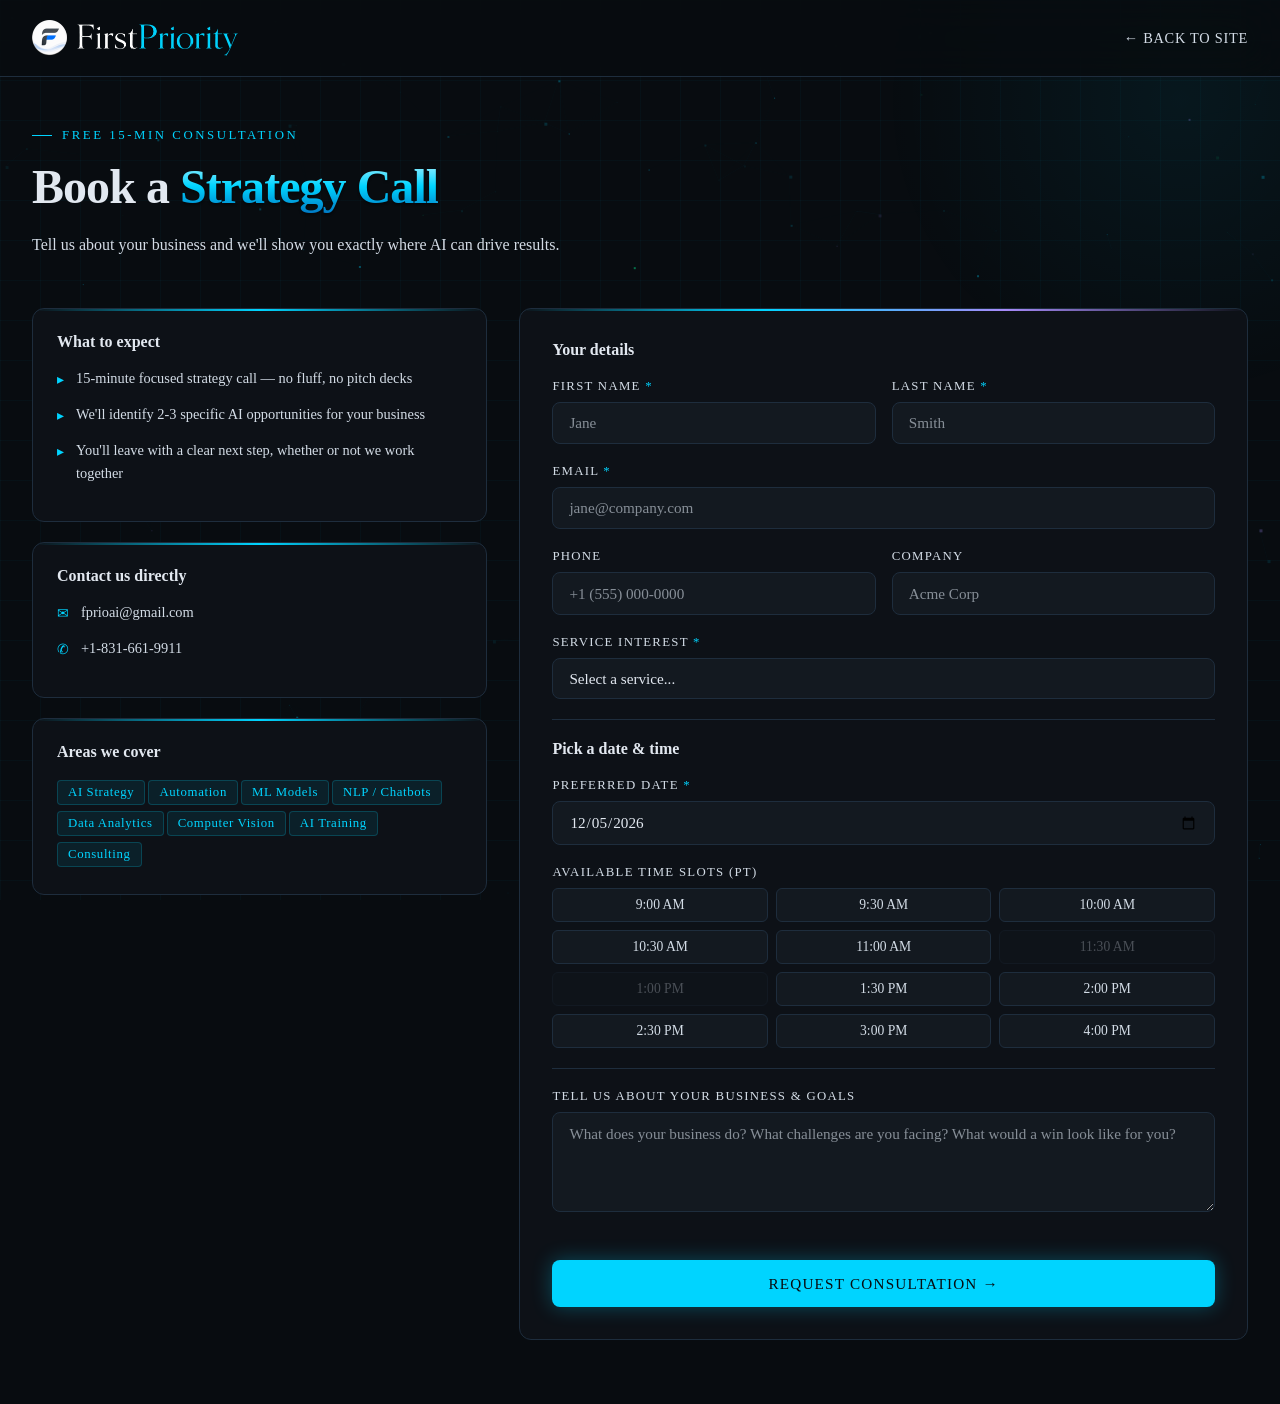
<file: booking.html>
<!DOCTYPE html>
<html lang="en">
<head>
    <meta charset="UTF-8">
    <meta name="viewport" content="width=device-width, initial-scale=1.0">
    <title>Book a Consultation | FirstPriority.AI</title>
    <link href="https://fonts.googleapis.com/css2?family=DM+Mono:ital,wght@0,300;0,400;0,500;1,400&family=Syne:wght@400;600;700;800&display=swap" rel="stylesheet">
    <style>
        :root {
            --bg: #080c10;
            --surface: #0d1117;
            --surface2: #131920;
            --border: #1e2d3d;
            --accent: #00d4ff;
            --accent2: #00ff9d;
            --accent3: #a78bfa;
            --text: #e2e8f0;
            --muted: #d3dce6;
        }
        * { margin: 0; padding: 0; box-sizing: border-box; }
        body { font-family: 'Palatino', 'Palatino Linotype', 'Book Antiqua', Georgia, serif; background: var(--bg); color: var(--text); min-height: 100vh; overflow-x: hidden; }
        body::before { content: ''; position: fixed; inset: 0; background-image: linear-gradient(rgba(0,212,255,0.03) 1px,transparent 1px),linear-gradient(90deg,rgba(0,212,255,0.03) 1px,transparent 1px); background-size: 40px 40px; pointer-events: none; z-index: 0; }
        body::after { content: ''; position: fixed; top: -200px; right: -200px; width: 600px; height: 600px; background: radial-gradient(circle,rgba(0,212,255,0.06) 0%,transparent 70%); pointer-events: none; z-index: 0; }
        header { position: fixed; top: 0; left: 0; right: 0; z-index: 50; padding: 1.25rem 2rem; border-bottom: 1px solid var(--border); background: rgba(8,12,16,0.85); backdrop-filter: blur(24px); }
        .header-container { max-width: 80rem; margin: 0 auto; display: flex; justify-content: space-between; align-items: center; }
        .logo-wrap { display: flex; align-items: center; gap: 12px; text-decoration: none; }
        .logo-mark { width: 36px; height: 36px; background: linear-gradient(135deg,var(--accent),var(--accent3)); border-radius: 8px; display: flex; align-items: center; justify-content: center; font-size: 18px; box-shadow: 0 0 20px rgba(0,212,255,0.3); }
        .logo { font-family: 'Palatino', 'Palatino Linotype', 'Book Antiqua', Georgia, serif; font-size: 1.1rem; font-weight: 800; letter-spacing: -0.02em; color: var(--text); }
        .logo span { color: var(--accent); }
        .logo-img { height: 36px; width: auto; display: block; }
        @media (max-width: 600px) { .logo-img { height: 28px; } }
        .back-link { color: var(--muted); text-decoration: none; font-size: 0.9rem; letter-spacing: 0.05em; text-transform: uppercase; display: flex; align-items: center; gap: 8px; transition: color 0.3s; }
        .back-link:hover { color: var(--accent); }
        main { position: relative; z-index: 10; padding: 8rem 2rem 4rem; max-width: 80rem; margin: 0 auto; }
        @keyframes fadeInUp { from { opacity: 0; transform: translateY(20px); } to { opacity: 1; transform: translateY(0); } }
        .page-header { margin-bottom: 3rem; animation: fadeInUp 0.5s ease both; }
        .page-label { font-size: 0.8rem; text-transform: uppercase; letter-spacing: 0.2em; color: var(--accent); margin-bottom: 1rem; display: flex; align-items: center; gap: 10px; }
        .page-label::before { content: ''; display: inline-block; width: 20px; height: 1px; background: var(--accent); }
        .page-title { font-family: 'Palatino', 'Palatino Linotype', 'Book Antiqua', Georgia, serif; font-size: clamp(2rem,4vw,3rem); font-weight: 800; letter-spacing: -0.02em; margin-bottom: 0.75rem; }
        .gradient-text {
            display: inline-block; padding-bottom: 0.1em;
            background-image:
                linear-gradient(105deg, transparent 40%, rgba(235,252,255,0.95) 50%, transparent 60%),
                linear-gradient(180deg, #b8f3ff 0%, #00d4ff 45%, #0067b8 100%);
            background-size: 250% 100%, 100% 100%; background-repeat: no-repeat;
            -webkit-background-clip: text; background-clip: text;
            -webkit-text-fill-color: transparent; color: transparent;
            filter: drop-shadow(0 2px 1px rgba(0, 0, 0, 0.45));
            animation: hero-shine 4.5s ease-in-out infinite;
        }
        @keyframes hero-shine {
            0%   { background-position: 150% 0, 0 0; }
            55%  { background-position: -50% 0, 0 0; }
            100% { background-position: -50% 0, 0 0; }
        }
        @media (prefers-reduced-motion: reduce) {
            .gradient-text { animation: none; background-position: 150% 0, 0 0; }
        }
        .page-subtitle { color: var(--muted); font-size: 1rem; line-height: 1.8; }
        .booking-layout { display: grid; grid-template-columns: 1fr 1.6fr; gap: 2rem; animation: fadeInUp 0.6s ease 0.1s both; }
        @media (max-width: 768px) { .booking-layout { grid-template-columns: 1fr; } }
        .info-panel { display: flex; flex-direction: column; gap: 1.25rem; }
        .info-card { background: var(--surface); border: 1px solid var(--border); border-radius: 12px; padding: 1.5rem; position: relative; overflow: hidden; }
        .info-card::before { content: ''; position: absolute; top: 0; left: 0; right: 0; height: 2px; background: linear-gradient(90deg,transparent,var(--accent),transparent); }
        .info-card-title { font-family: 'Palatino', 'Palatino Linotype', 'Book Antiqua', Georgia, serif; font-size: 1rem; font-weight: 700; margin-bottom: 1rem; color: var(--text); }
        .info-item { display: flex; align-items: flex-start; gap: 0.75rem; margin-bottom: 0.75rem; font-size: 0.9rem; color: var(--muted); line-height: 1.6; }
        .info-item-icon { color: var(--accent); flex-shrink: 0; margin-top: 1px; }
        .service-tag { display: inline-block; padding: 4px 10px; background: rgba(0,212,255,0.08); border: 1px solid rgba(0,212,255,0.2); border-radius: 4px; font-size: 0.8rem; color: var(--accent); letter-spacing: 0.05em; margin: 3px 3px 3px 0; }
        .form-card { background: var(--surface); border: 1px solid var(--border); border-radius: 12px; padding: 2rem; position: relative; overflow: hidden; }
        .form-card::before { content: ''; position: absolute; top: 0; left: 0; right: 0; height: 2px; background: linear-gradient(90deg,transparent,var(--accent),var(--accent3),transparent); }
        .form-group { margin-bottom: 1.25rem; }
        .form-row { display: grid; grid-template-columns: 1fr 1fr; gap: 1rem; }
        @media (max-width: 500px) { .form-row { grid-template-columns: 1fr; } }
        label { display: block; font-size: 0.8rem; text-transform: uppercase; letter-spacing: 0.1em; color: var(--muted); margin-bottom: 0.5rem; }
        input, select, textarea { width: 100%; background: var(--surface2); border: 1px solid var(--border); border-radius: 8px; padding: 0.7rem 1rem; color: var(--text); font-family: 'Palatino', 'Palatino Linotype', 'Book Antiqua', Georgia, serif; font-size: 0.95rem; transition: border-color 0.3s,box-shadow 0.3s; outline: none; appearance: none; }
        input:focus, select:focus, textarea:focus { border-color: var(--accent); box-shadow: 0 0 0 3px rgba(0,212,255,0.1); }
        input::placeholder, textarea::placeholder { color: var(--muted); opacity: 0.6; }
        select option { background: var(--surface2); color: var(--text); }
        textarea { resize: vertical; min-height: 100px; }
        .slots-grid { display: grid; grid-template-columns: repeat(3,1fr); gap: 0.5rem; }
        .slot { padding: 0.5rem; background: var(--surface2); border: 1px solid var(--border); border-radius: 6px; font-size: 0.85rem; color: var(--muted); cursor: pointer; text-align: center; transition: all 0.2s; font-family: 'Palatino', 'Palatino Linotype', 'Book Antiqua', Georgia, serif; }
        .slot:hover { border-color: var(--accent); color: var(--accent); }
        .slot.selected { background: rgba(0,212,255,0.1); border-color: var(--accent); color: var(--accent); }
        .slot.unavailable { opacity: 0.3; cursor: not-allowed; pointer-events: none; }
        .btn-submit { width: 100%; padding: 0.9rem; background: var(--accent); color: #080c10; font-family: 'Palatino', 'Palatino Linotype', 'Book Antiqua', Georgia, serif; font-weight: 500; font-size: 0.95rem; letter-spacing: 0.08em; text-transform: uppercase; border: none; border-radius: 8px; cursor: pointer; transition: all 0.3s; box-shadow: 0 0 20px rgba(0,212,255,0.3); margin-top: 1.5rem; }
        .btn-submit:hover { box-shadow: 0 0 40px rgba(0,212,255,0.5); transform: translateY(-1px); }
        .success-screen { display: none; text-align: center; padding: 3rem 2rem; }
        .success-icon { width: 64px; height: 64px; background: rgba(0,255,157,0.1); border: 1px solid rgba(0,255,157,0.3); border-radius: 50%; display: flex; align-items: center; justify-content: center; font-size: 2rem; margin: 0 auto 1.5rem; }
        .success-title { font-family: 'Palatino', 'Palatino Linotype', 'Book Antiqua', Georgia, serif; font-size: 1.5rem; font-weight: 800; margin-bottom: 0.75rem; color: var(--accent2); }
        .success-detail { color: var(--muted); font-size: 0.95rem; line-height: 1.8; }
        .divider { border: none; border-top: 1px solid var(--border); margin: 1.25rem 0; }
        .form-title { font-family: 'Palatino', 'Palatino Linotype', 'Book Antiqua', Georgia, serif; font-size: 1rem; font-weight: 700; margin-bottom: 1.25rem; color: var(--text); }
        .required { color: var(--accent); }
    </style>
<link rel="icon" type="image/png" href="favicon.png"><link rel="apple-touch-icon" href="favicon.png"><link rel="icon" type="image/x-icon" href="favicon.ico"><link rel="icon" type="image/png" href="favicon.png"><link rel="apple-touch-icon" href="favicon.png"></head>
<body>
<canvas id="fp-particles" style="position:fixed;top:0;left:0;width:100%;height:100%;pointer-events:none;z-index:0;"></canvas>

    <header>
        <div class="header-container">
            <a class="logo-wrap" href="index.html">
                <img class="logo-img" src="logo.png" alt="FirstPriority.ai" width="205" height="36">
            </a>
            <a class="back-link" href="index.html">← Back to site</a>
        </div>
    </header>
    <main>
        <div class="page-header">
            <p class="page-label">Free 15-min consultation</p>
            <h1 class="page-title">Book a <span class="gradient-text">Strategy Call</span></h1>
            <p class="page-subtitle">Tell us about your business and we'll show you exactly where AI can drive results.</p>
        </div>
        <div class="booking-layout">
            <div class="info-panel">
                <div class="info-card">
                    <div class="info-card-title">What to expect</div>
                    <div class="info-item"><span class="info-item-icon">▸</span><span>15-minute focused strategy call — no fluff, no pitch decks</span></div>
                    <div class="info-item"><span class="info-item-icon">▸</span><span>We'll identify 2-3 specific AI opportunities for your business</span></div>
                    <div class="info-item"><span class="info-item-icon">▸</span><span>You'll leave with a clear next step, whether or not we work together</span></div>
                </div>
                <div class="info-card">
                    <div class="info-card-title">Contact us directly</div>
                    <div class="info-item"><span class="info-item-icon">✉</span><span>fprioai@gmail.com</span></div>
                    <div class="info-item"><span class="info-item-icon">✆</span><span>+1-831-661-9911</span></div>
                </div>
                <div class="info-card">
                    <div class="info-card-title">Areas we cover</div>
                    <span class="service-tag">AI Strategy</span><span class="service-tag">Automation</span><span class="service-tag">ML Models</span><span class="service-tag">NLP / Chatbots</span><span class="service-tag">Data Analytics</span><span class="service-tag">Computer Vision</span><span class="service-tag">AI Training</span><span class="service-tag">Consulting</span>
                </div>
            </div>
            <div class="form-card">
                <div id="formView">
                    <div class="form-title">Your details</div>
                    <div class="form-row">
                        <div class="form-group"><label>First name <span class="required">*</span></label><input type="text" id="firstName" placeholder="Jane"></div>
                        <div class="form-group"><label>Last name <span class="required">*</span></label><input type="text" id="lastName" placeholder="Smith"></div>
                    </div>
                    <div class="form-group"><label>Email <span class="required">*</span></label><input type="email" id="email" placeholder="jane@company.com"></div>
                    <div class="form-row">
                        <div class="form-group"><label>Phone</label><input type="tel" id="phone" placeholder="+1 (555) 000-0000"></div>
                        <div class="form-group"><label>Company</label><input type="text" id="company" placeholder="Acme Corp"></div>
                    </div>
                    <div class="form-group">
                        <label>Service interest <span class="required">*</span></label>
                        <select id="service"><option value="" disabled selected>Select a service...</option><option>AI Strategy & Roadmap</option><option>AI Advisory & Consulting</option><option>Custom AI Solutions</option><option>AI Training & Workshops</option><option>Machine Learning</option><option>Natural Language Processing</option><option>Process Automation</option><option>Not sure yet</option></select>
                    </div>
                    <hr class="divider">
                    <div class="form-title">Pick a date & time</div>
                    <div class="form-group"><label>Preferred date <span class="required">*</span></label><input type="date" id="date" min=""></div>
                    <div class="form-group">
                        <label>Available time slots (PT)</label>
                        <div class="slots-grid">
                            <div class="slot" onclick="selectSlot(this)">9:00 AM</div>
                            <div class="slot" onclick="selectSlot(this)">9:30 AM</div>
                            <div class="slot" onclick="selectSlot(this)">10:00 AM</div>
                            <div class="slot" onclick="selectSlot(this)">10:30 AM</div>
                            <div class="slot" onclick="selectSlot(this)">11:00 AM</div>
                            <div class="slot unavailable">11:30 AM</div>
                            <div class="slot unavailable">1:00 PM</div>
                            <div class="slot" onclick="selectSlot(this)">1:30 PM</div>
                            <div class="slot" onclick="selectSlot(this)">2:00 PM</div>
                            <div class="slot" onclick="selectSlot(this)">2:30 PM</div>
                            <div class="slot" onclick="selectSlot(this)">3:00 PM</div>
                            <div class="slot" onclick="selectSlot(this)">4:00 PM</div>
                        </div>
                    </div>
                    <hr class="divider">
                    <div class="form-group"><label>Tell us about your business & goals</label><textarea id="message" placeholder="What does your business do? What challenges are you facing? What would a win look like for you?"></textarea></div>
                    <button class="btn-submit" onclick="window.location.href='https://cal.com/first-priority-rhvod8/15min'">Request Consultation →</button>
                </div>
                <div class="success-screen" id="successView">
                    <div class="success-icon">✓</div>
                    <div class="success-title">You're booked in.</div>
                    <p class="success-detail" id="successDetail"></p>
                    <br>
                    <p class="success-detail">We'll send a confirmation to your email shortly.<br>If you need to reach us in the meantime:<br><br><strong style="color:var(--text)">fprioai@gmail.com</strong><br><strong style="color:var(--text)">+1-831-661-9911</strong></p>
                </div>
            </div>
        </div>
    </main>
    <script>
        const dateInput = document.getElementById('date');
        dateInput.min = new Date().toISOString().split('T')[0];
        dateInput.value = dateInput.min;
        let selectedSlot = null;
        function selectSlot(el) {
            document.querySelectorAll('.slot.selected').forEach(s => s.classList.remove('selected'));
            el.classList.add('selected');
            selectedSlot = el.textContent.trim();
        }
        function submitForm() {
            const firstName = document.getElementById('firstName').value.trim();
            const lastName = document.getElementById('lastName').value.trim();
            const email = document.getElementById('email').value.trim();
            const service = document.getElementById('service').value;
            const date = document.getElementById('date').value;
            if (!firstName || !lastName || !email || !service || !date) { alert('Please fill in all required fields.'); return; }
            if (!email.includes('@')) { alert('Please enter a valid email address.'); return; }
            const dateFormatted = new Date(date + 'T12:00:00').toLocaleDateString('en-US', { weekday: 'long', year: 'numeric', month: 'long', day: 'numeric' });
            const timeStr = selectedSlot ? ' at ' + selectedSlot + ' PT' : '';
            document.getElementById('successDetail').textContent = firstName + ', your consultation request for ' + dateFormatted + timeStr + ' has been received. We\'ll confirm within 1 business day.';
            document.getElementById('formView').style.display = 'none';
            document.getElementById('successView').style.display = 'block';
        }
    </script>
<script>
/* ===== Pixel field background ===== */
(function(){
  const canvas = document.getElementById('fp-particles');
  if(!canvas) return;
  const ctx = canvas.getContext('2d');
  let W, H, pixels = [];
  const PALETTE = ['0,212,255','0,255,157','167,139,250'];
  const mobile = window.innerWidth < 600;
  function resize(){
    W = canvas.width = window.innerWidth;
    H = canvas.height = window.innerHeight;
    init();
  }
  function spawn(){
    const sz = Math.random() < 0.15 ? 3 : (Math.random() < 0.5 ? 2 : 1);
    return {
      x: Math.random()*W, y: Math.random()*H,
      vx: (Math.random()-0.5)*0.22, vy: (Math.random()-0.5)*0.22,
      s: sz, base: Math.random()*0.32 + 0.12,
      tw: Math.random()*Math.PI*2, tws: Math.random()*0.02 + 0.004,
      col: PALETTE[Math.random() < 0.78 ? 0 : (Math.random() < 0.5 ? 1 : 2)]
    };
  }
  function init(){
    pixels = [];
    const density = mobile ? 13000 : 6500;
    const count = Math.min(mobile ? 95 : 280, Math.floor((W*H)/density));
    for(let i=0;i<count;i++) pixels.push(spawn());
  }
  function draw(){
    ctx.clearRect(0,0,W,H);
    for(const p of pixels){
      p.x += p.vx; p.y += p.vy; p.tw += p.tws;
      if(p.x < -4) p.x = W+4; if(p.x > W+4) p.x = -4;
      if(p.y < -4) p.y = H+4; if(p.y > H+4) p.y = -4;
      const a = p.base * (0.55 + 0.45*Math.sin(p.tw));
      ctx.fillStyle = 'rgba(' + p.col + ',' + a + ')';
      ctx.fillRect(p.x, p.y, p.s, p.s);
    }
    if(!mobile){
      for(let i=0;i<pixels.length;i++){
        for(let j=i+1;j<pixels.length;j++){
          const dx = pixels[i].x - pixels[j].x, dy = pixels[i].y - pixels[j].y;
          const d2 = dx*dx + dy*dy;
          if(d2 < 8100){
            const o = 0.06 * (1 - Math.sqrt(d2)/90);
            ctx.strokeStyle = 'rgba(0,212,255,' + o + ')';
            ctx.lineWidth = 0.5;
            ctx.beginPath();
            ctx.moveTo(pixels[i].x, pixels[i].y);
            ctx.lineTo(pixels[j].x, pixels[j].y);
            ctx.stroke();
          }
        }
      }
    }
    requestAnimationFrame(draw);
  }
  window.addEventListener('resize', resize);
  resize();
  draw();
})();
</script>
</body>
</html>
</file>
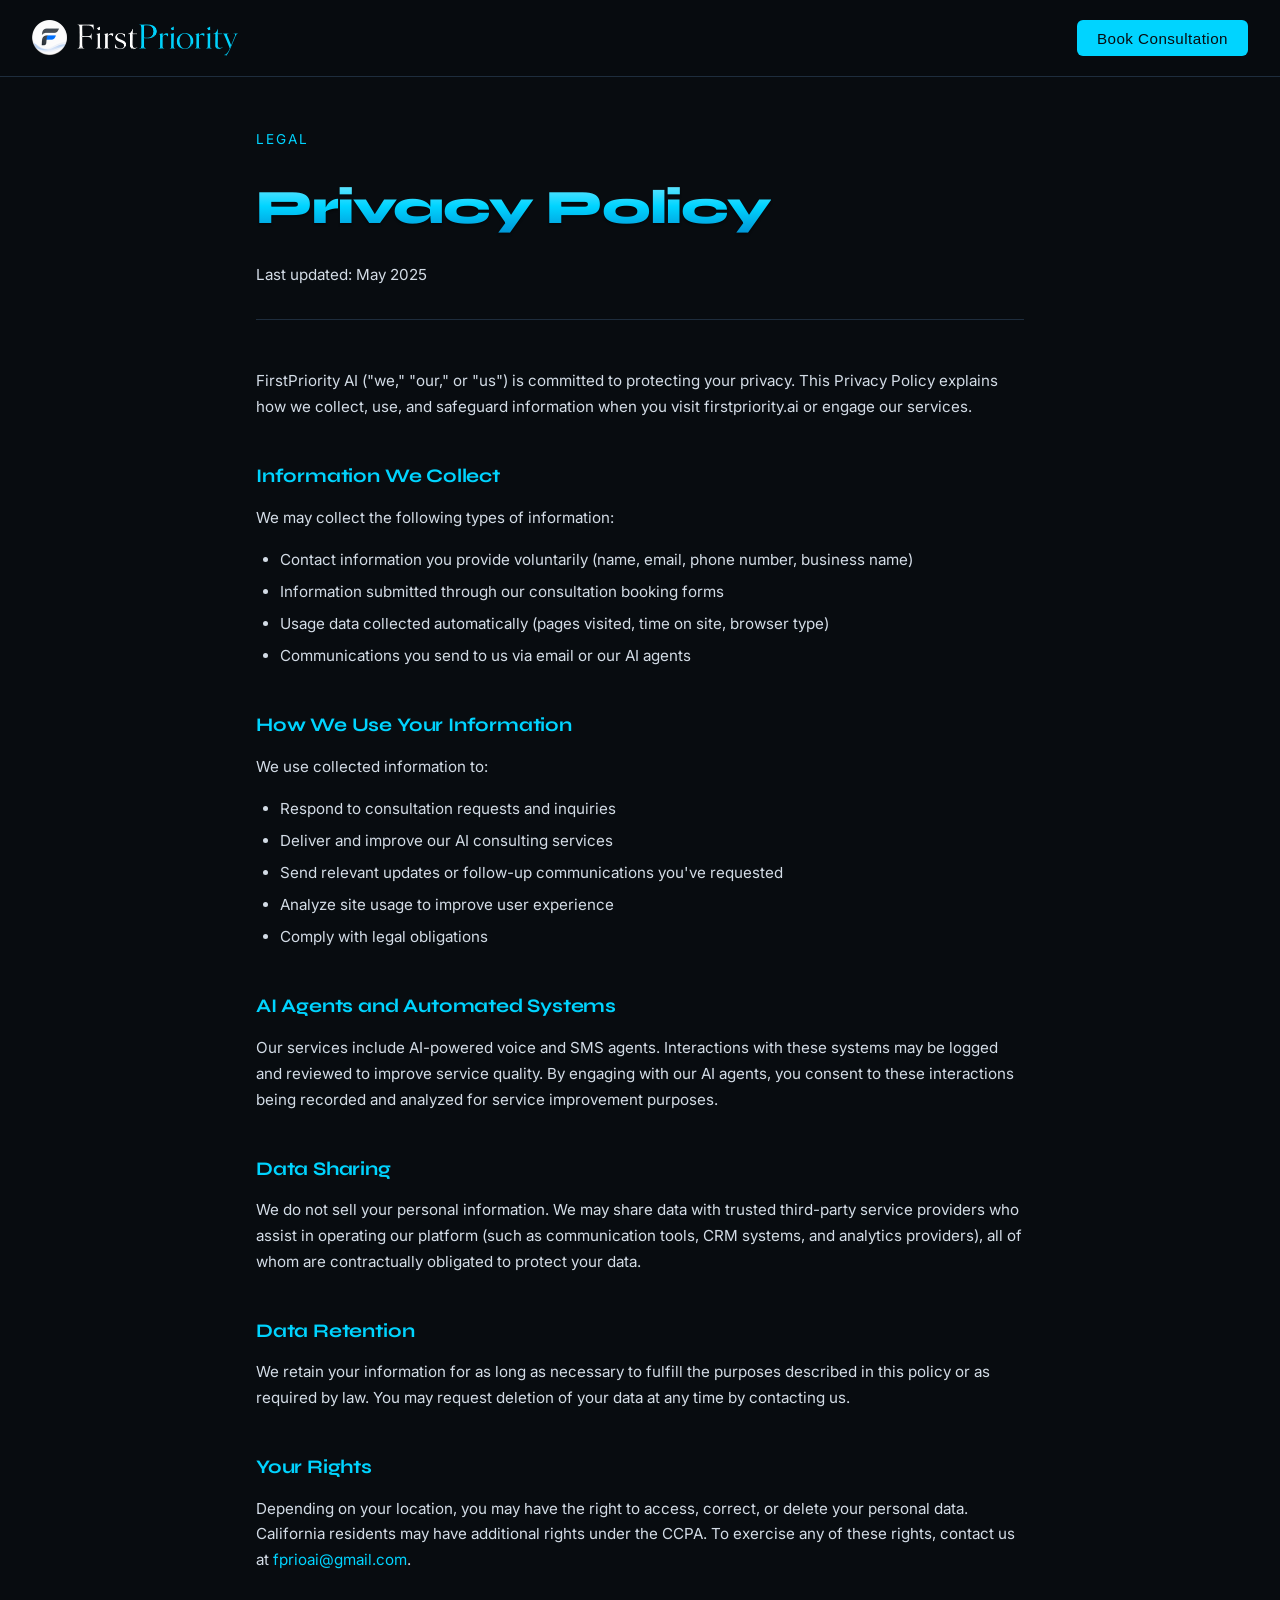
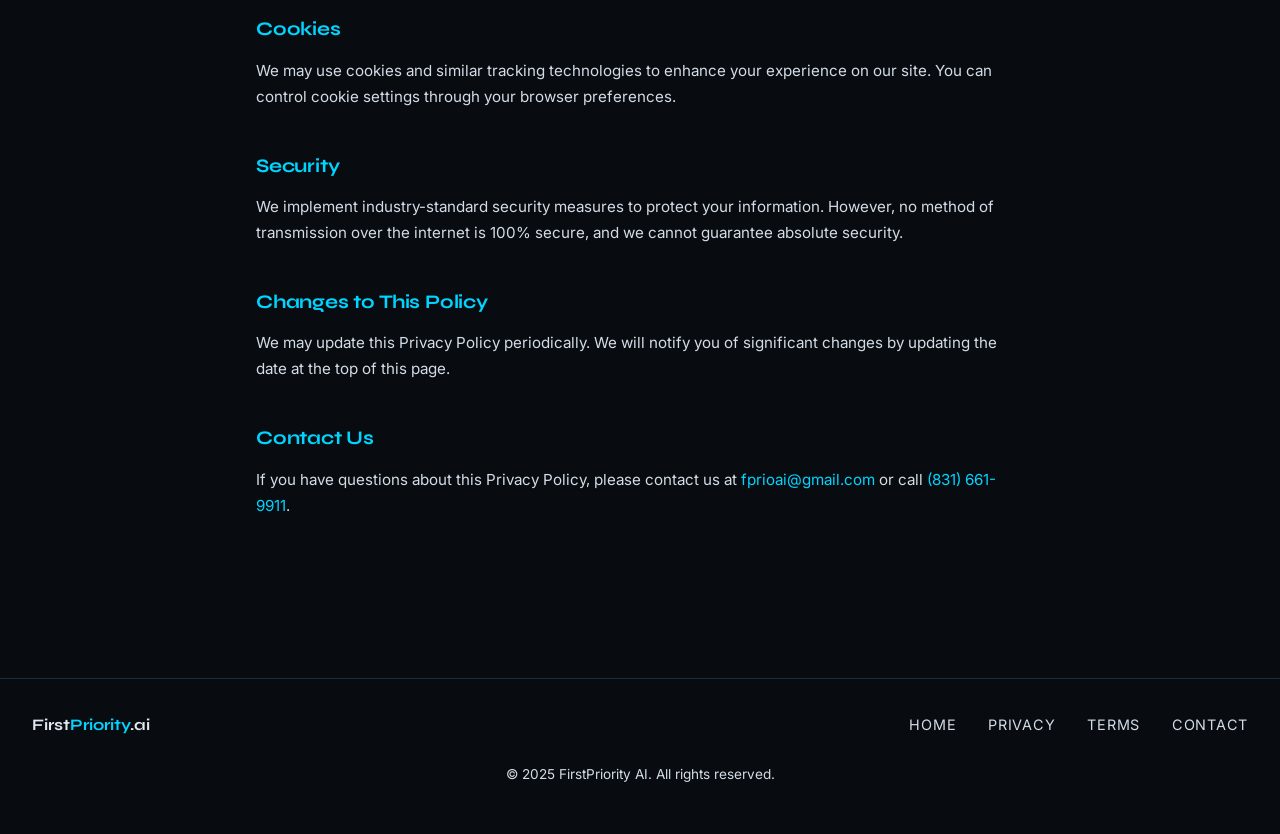
<file: privacy.html>
<!DOCTYPE html>
<html lang="en">
<head>
<meta charset="UTF-8">
<meta name="viewport" content="width=device-width, initial-scale=1.0">
<title>Privacy Policy | FirstPriority.ai</title>
<link rel="preconnect" href="https://fonts.googleapis.com">
<link href="https://fonts.googleapis.com/css2?family=Syne:wght@400;700;800&family=Inter:wght@300;400;500&display=swap" rel="stylesheet">
<style>
:root {
  --bg: #080c10;
  --surface: #0d1520;
  --border: #1e2d3d;
  --text: #e2e8f0;
  --muted: #d3dce6;
  --accent: #00d4ff;
}
* { margin: 0; padding: 0; box-sizing: border-box; }
body { background: var(--bg); color: var(--text); font-family: 'Inter', sans-serif; line-height: 1.7; }
header {
  position: fixed; top: 0; left: 0; right: 0; z-index: 50;
  padding: 1.25rem 2rem;
  border-bottom: 1px solid var(--border);
  background: rgba(8,12,16,0.95);
  backdrop-filter: blur(24px);
}
.header-container {
  max-width: 80rem; margin: 0 auto;
  display: flex; justify-content: space-between; align-items: center;
}
.logo-wrap { display: flex; align-items: center; gap: 0.75rem; text-decoration: none; }
.logo { font-family: 'Syne', sans-serif; font-size: 1.1rem; font-weight: 700; color: var(--text); letter-spacing: -0.02em; }
.logo span { color: var(--accent); }
.logo-img { height: 36px; width: auto; display: block; }
@media (max-width: 600px) { .logo-img { height: 28px; } }
.btn-primary {
  background: var(--accent); color: #080c10;
  border: none; border-radius: 6px;
  padding: 0.6rem 1.25rem;
  font-size: 0.95rem; font-weight: 500;
  cursor: pointer; letter-spacing: 0.03em;
}
main {
  max-width: 52rem; margin: 0 auto;
  padding: 8rem 2rem 5rem;
}
.page-label {
  font-size: 0.85rem; letter-spacing: 0.15em;
  text-transform: uppercase; color: var(--accent);
  margin-bottom: 1rem;
}
h1 {
  font-family: 'Syne', sans-serif;
  font-size: clamp(2rem, 5vw, 3rem);
  font-weight: 800; margin-bottom: 0.5rem;
  letter-spacing: -0.03em;
}
h1 {
    display: inline-block; padding-bottom: 0.1em;
    background-image:
        linear-gradient(105deg, transparent 40%, rgba(235,252,255,0.95) 50%, transparent 60%),
        linear-gradient(180deg, #b8f3ff 0%, #00d4ff 45%, #0067b8 100%);
    background-size: 250% 100%, 100% 100%; background-repeat: no-repeat;
    -webkit-background-clip: text; background-clip: text;
    -webkit-text-fill-color: transparent; color: transparent;
    filter: drop-shadow(0 2px 1px rgba(0, 0, 0, 0.45));
    animation: hero-shine 4.5s ease-in-out infinite;
}
@keyframes hero-shine {
    0%   { background-position: 150% 0, 0 0; }
    55%  { background-position: -50% 0, 0 0; }
    100% { background-position: -50% 0, 0 0; }
}
@media (prefers-reduced-motion: reduce) {
    h1 { animation: none; background-position: 150% 0, 0 0; }
}
.last-updated {
  font-size: 0.95rem; color: var(--muted);
  margin-bottom: 3rem;
  padding-bottom: 2rem;
  border-bottom: 1px solid var(--border);
}
h2 {
  font-family: 'Syne', sans-serif;
  font-size: 1.2rem; font-weight: 700;
  color: var(--accent); margin: 2.5rem 0 0.75rem;
  letter-spacing: -0.01em;
}
p { color: #d3dce6; margin-bottom: 1rem; font-size: 0.95rem; }
ul { color: #d3dce6; padding-left: 1.5rem; margin-bottom: 1rem; font-size: 0.95rem; }
ul li { margin-bottom: 0.4rem; }
a { color: var(--accent); text-decoration: none; }
a:hover { text-decoration: underline; }
footer {
  border-top: 1px solid var(--border);
  padding: 2rem;
  margin-top: 4rem;
}
.footer-container {
  max-width: 80rem; margin: 0 auto;
  display: flex; justify-content: space-between; align-items: center;
}
.footer-text { font-family: 'Syne', sans-serif; font-size: 1rem; font-weight: 700; color: var(--text); }
.footer-text span { color: var(--accent); }
.footer-links { display: flex; gap: 2rem; }
.footer-links a { font-size: 0.9rem; color: var(--muted); text-decoration: none; letter-spacing: 0.05em; text-transform: uppercase; }
.footer-links a:hover { color: var(--accent); }
.footer-copyright { font-size: 0.85rem; color: var(--muted); margin-top: 1.5rem; text-align: center; }
@media (max-width: 767px) {
  header { padding: 0.75rem 1rem; }
  .btn-primary { display: none; }
  main { padding: 6rem 1.25rem 3rem; }
  .footer-container { flex-direction: column; gap: 1rem; text-align: center; }
  .footer-links { justify-content: center; flex-wrap: wrap; }
}
</style>
</head>
<body>
<header>
  <div class="header-container">
    <a href="/" class="logo-wrap">
      <img class="logo-img" src="logo.png" alt="FirstPriority.ai" width="205" height="36">
    </a>
    <button class="btn-primary" onclick="window.location.href='booking.html'">Book Consultation</button>
  </div>
</header>

<main>
  <p class="page-label">Legal</p>
  <h1>Privacy Policy</h1>
  <p class="last-updated">Last updated: May 2025</p>

  <p>FirstPriority AI ("we," "our," or "us") is committed to protecting your privacy. This Privacy Policy explains how we collect, use, and safeguard information when you visit firstpriority.ai or engage our services.</p>

  <h2>Information We Collect</h2>
  <p>We may collect the following types of information:</p>
  <ul>
    <li>Contact information you provide voluntarily (name, email, phone number, business name)</li>
    <li>Information submitted through our consultation booking forms</li>
    <li>Usage data collected automatically (pages visited, time on site, browser type)</li>
    <li>Communications you send to us via email or our AI agents</li>
  </ul>

  <h2>How We Use Your Information</h2>
  <p>We use collected information to:</p>
  <ul>
    <li>Respond to consultation requests and inquiries</li>
    <li>Deliver and improve our AI consulting services</li>
    <li>Send relevant updates or follow-up communications you've requested</li>
    <li>Analyze site usage to improve user experience</li>
    <li>Comply with legal obligations</li>
  </ul>

  <h2>AI Agents and Automated Systems</h2>
  <p>Our services include AI-powered voice and SMS agents. Interactions with these systems may be logged and reviewed to improve service quality. By engaging with our AI agents, you consent to these interactions being recorded and analyzed for service improvement purposes.</p>

  <h2>Data Sharing</h2>
  <p>We do not sell your personal information. We may share data with trusted third-party service providers who assist in operating our platform (such as communication tools, CRM systems, and analytics providers), all of whom are contractually obligated to protect your data.</p>

  <h2>Data Retention</h2>
  <p>We retain your information for as long as necessary to fulfill the purposes described in this policy or as required by law. You may request deletion of your data at any time by contacting us.</p>

  <h2>Your Rights</h2>
  <p>Depending on your location, you may have the right to access, correct, or delete your personal data. California residents may have additional rights under the CCPA. To exercise any of these rights, contact us at <a href="mailto:fprioai@gmail.com">fprioai@gmail.com</a>.</p>

  <h2>Cookies</h2>
  <p>We may use cookies and similar tracking technologies to enhance your experience on our site. You can control cookie settings through your browser preferences.</p>

  <h2>Security</h2>
  <p>We implement industry-standard security measures to protect your information. However, no method of transmission over the internet is 100% secure, and we cannot guarantee absolute security.</p>

  <h2>Changes to This Policy</h2>
  <p>We may update this Privacy Policy periodically. We will notify you of significant changes by updating the date at the top of this page.</p>

  <h2>Contact Us</h2>
  <p>If you have questions about this Privacy Policy, please contact us at <a href="mailto:fprioai@gmail.com">fprioai@gmail.com</a> or call <a href="tel:+18316619911">(831) 661-9911</a>.</p>
</main>

<footer>
  <div class="footer-container">
    <div class="footer-text">First<span>Priority</span>.ai</div>
    <div class="footer-links">
      <a href="/">Home</a>
      <a href="/privacy.html">Privacy</a>
      <a href="/terms.html">Terms</a>
      <a href="/#contact">Contact</a>
    </div>
  </div>
  <p class="footer-copyright">&copy; 2025 FirstPriority AI. All rights reserved.</p>
</footer>
</body>
</html>
</file>
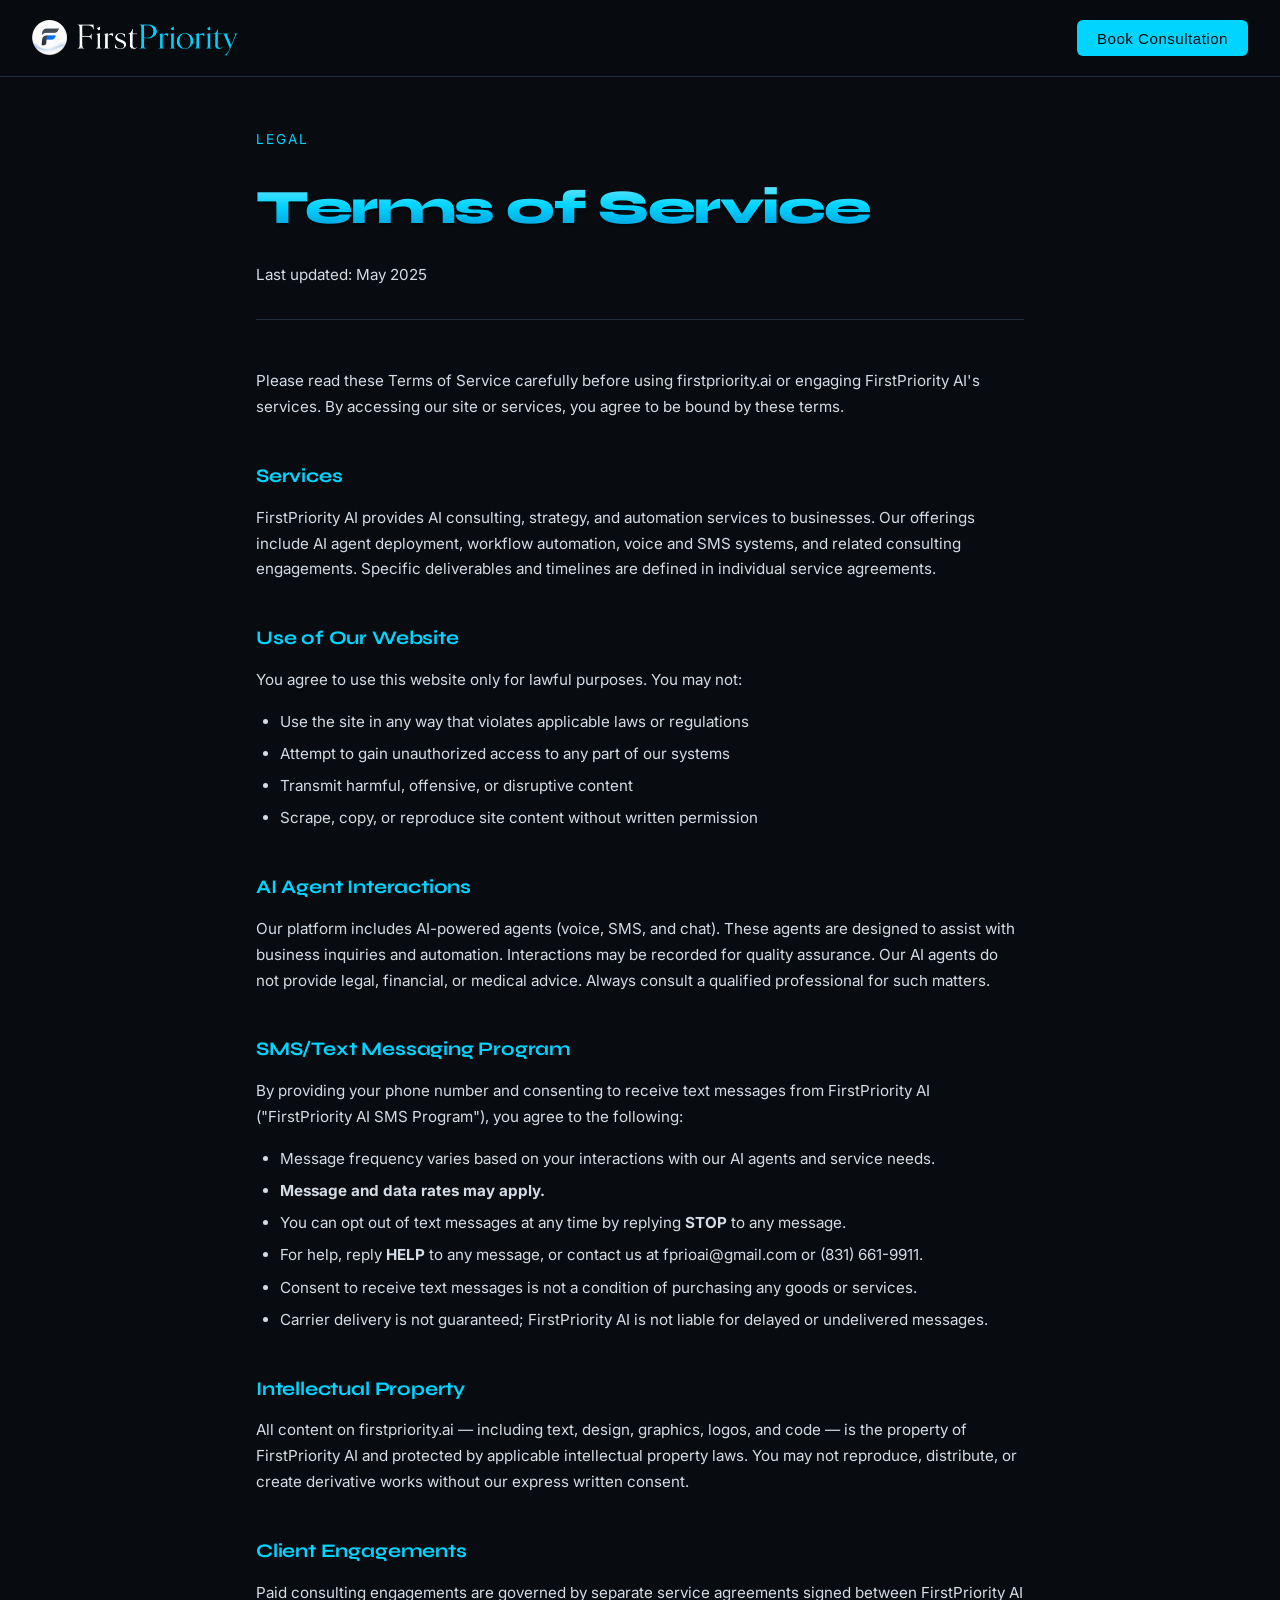
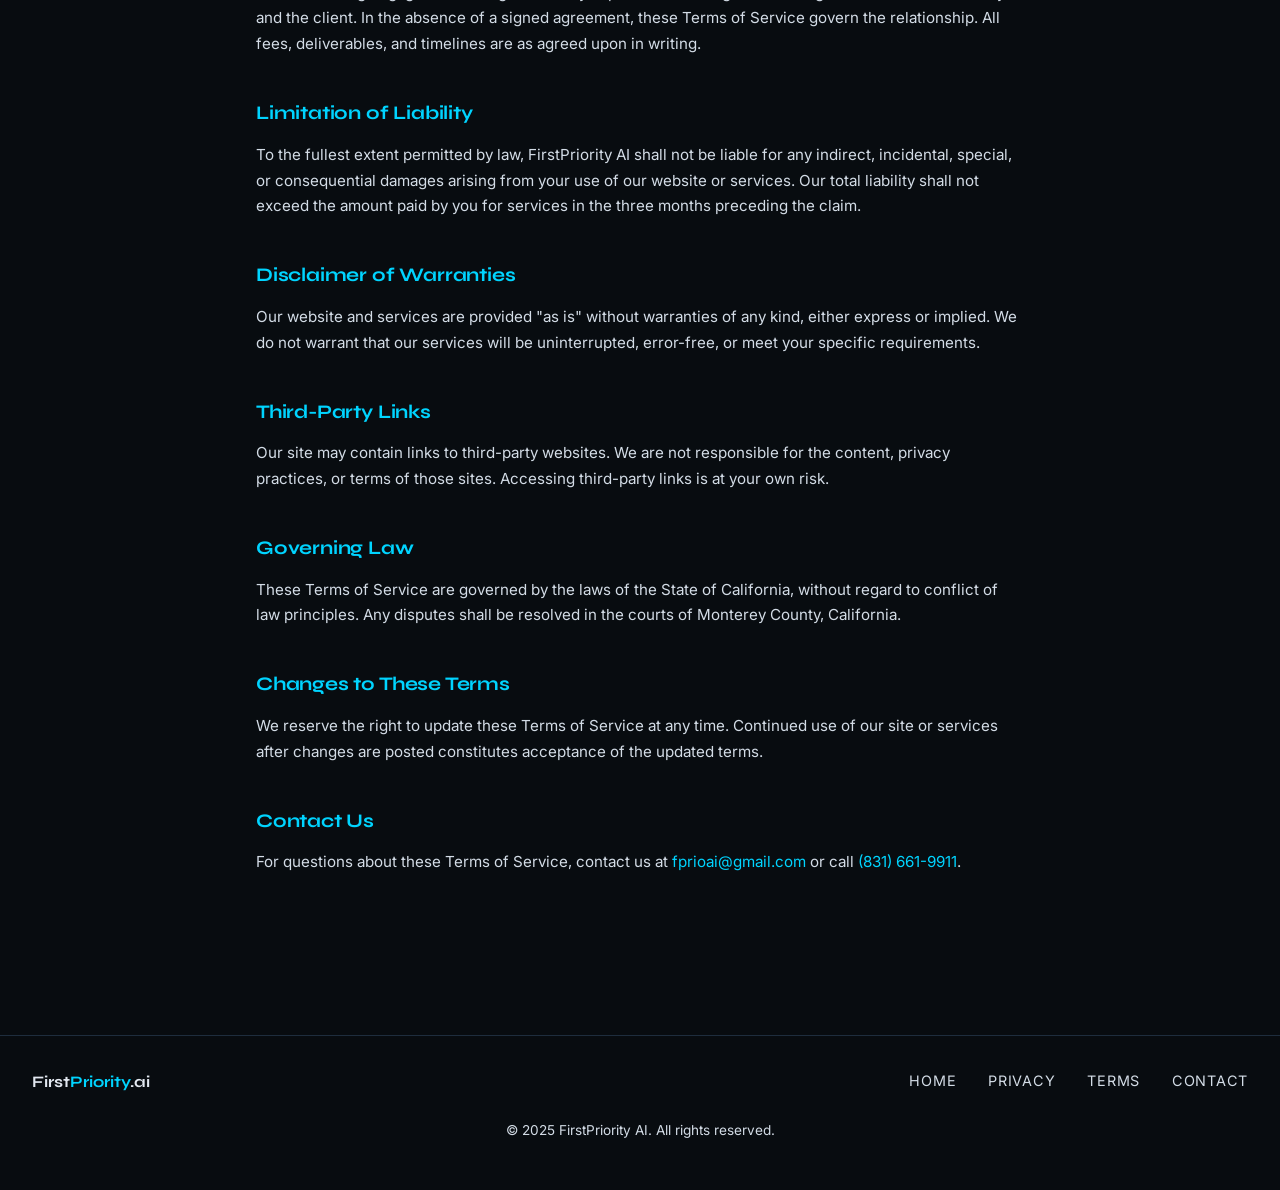
<file: terms.html>
<!DOCTYPE html>
<html lang="en">
<head>
<meta charset="UTF-8">
<meta name="viewport" content="width=device-width, initial-scale=1.0">
<title>Terms of Service | FirstPriority.ai</title>
<link rel="preconnect" href="https://fonts.googleapis.com">
<link href="https://fonts.googleapis.com/css2?family=Syne:wght@400;700;800&family=Inter:wght@300;400;500&display=swap" rel="stylesheet">
<style>
:root {
  --bg: #080c10;
  --surface: #0d1520;
  --border: #1e2d3d;
  --text: #e2e8f0;
  --muted: #d3dce6;
  --accent: #00d4ff;
}
* { margin: 0; padding: 0; box-sizing: border-box; }
body { background: var(--bg); color: var(--text); font-family: 'Inter', sans-serif; line-height: 1.7; }
header {
  position: fixed; top: 0; left: 0; right: 0; z-index: 50;
  padding: 1.25rem 2rem;
  border-bottom: 1px solid var(--border);
  background: rgba(8,12,16,0.95);
  backdrop-filter: blur(24px);
}
.header-container {
  max-width: 80rem; margin: 0 auto;
  display: flex; justify-content: space-between; align-items: center;
}
.logo-wrap { display: flex; align-items: center; gap: 0.75rem; text-decoration: none; }
.logo { font-family: 'Syne', sans-serif; font-size: 1.1rem; font-weight: 700; color: var(--text); letter-spacing: -0.02em; }
.logo span { color: var(--accent); }
.logo-img { height: 36px; width: auto; display: block; }
@media (max-width: 600px) { .logo-img { height: 28px; } }
.btn-primary {
  background: var(--accent); color: #080c10;
  border: none; border-radius: 6px;
  padding: 0.6rem 1.25rem;
  font-size: 0.95rem; font-weight: 500;
  cursor: pointer; letter-spacing: 0.03em;
}
main {
  max-width: 52rem; margin: 0 auto;
  padding: 8rem 2rem 5rem;
}
.page-label {
  font-size: 0.85rem; letter-spacing: 0.15em;
  text-transform: uppercase; color: var(--accent);
  margin-bottom: 1rem;
}
h1 {
  font-family: 'Syne', sans-serif;
  font-size: clamp(2rem, 5vw, 3rem);
  font-weight: 800; margin-bottom: 0.5rem;
  letter-spacing: -0.03em;
}
h1 {
    display: inline-block; padding-bottom: 0.1em;
    background-image:
        linear-gradient(105deg, transparent 40%, rgba(235,252,255,0.95) 50%, transparent 60%),
        linear-gradient(180deg, #b8f3ff 0%, #00d4ff 45%, #0067b8 100%);
    background-size: 250% 100%, 100% 100%; background-repeat: no-repeat;
    -webkit-background-clip: text; background-clip: text;
    -webkit-text-fill-color: transparent; color: transparent;
    filter: drop-shadow(0 2px 1px rgba(0, 0, 0, 0.45));
    animation: hero-shine 4.5s ease-in-out infinite;
}
@keyframes hero-shine {
    0%   { background-position: 150% 0, 0 0; }
    55%  { background-position: -50% 0, 0 0; }
    100% { background-position: -50% 0, 0 0; }
}
@media (prefers-reduced-motion: reduce) {
    h1 { animation: none; background-position: 150% 0, 0 0; }
}
.last-updated {
  font-size: 0.95rem; color: var(--muted);
  margin-bottom: 3rem;
  padding-bottom: 2rem;
  border-bottom: 1px solid var(--border);
}
h2 {
  font-family: 'Syne', sans-serif;
  font-size: 1.2rem; font-weight: 700;
  color: var(--accent); margin: 2.5rem 0 0.75rem;
  letter-spacing: -0.01em;
}
p { color: #d3dce6; margin-bottom: 1rem; font-size: 0.95rem; }
ul { color: #d3dce6; padding-left: 1.5rem; margin-bottom: 1rem; font-size: 0.95rem; }
ul li { margin-bottom: 0.4rem; }
a { color: var(--accent); text-decoration: none; }
a:hover { text-decoration: underline; }
footer {
  border-top: 1px solid var(--border);
  padding: 2rem;
  margin-top: 4rem;
}
.footer-container {
  max-width: 80rem; margin: 0 auto;
  display: flex; justify-content: space-between; align-items: center;
}
.footer-text { font-family: 'Syne', sans-serif; font-size: 1rem; font-weight: 700; color: var(--text); }
.footer-text span { color: var(--accent); }
.footer-links { display: flex; gap: 2rem; }
.footer-links a { font-size: 0.9rem; color: var(--muted); text-decoration: none; letter-spacing: 0.05em; text-transform: uppercase; }
.footer-links a:hover { color: var(--accent); }
.footer-copyright { font-size: 0.85rem; color: var(--muted); margin-top: 1.5rem; text-align: center; }
@media (max-width: 767px) {
  header { padding: 0.75rem 1rem; }
  .btn-primary { display: none; }
  main { padding: 6rem 1.25rem 3rem; }
  .footer-container { flex-direction: column; gap: 1rem; text-align: center; }
  .footer-links { justify-content: center; flex-wrap: wrap; }
}
</style>
</head>
<body>
<header>
  <div class="header-container">
    <a href="/" class="logo-wrap">
      <img class="logo-img" src="logo.png" alt="FirstPriority.ai" width="205" height="36">
    </a>
    <button class="btn-primary" onclick="window.location.href='booking.html'">Book Consultation</button>
  </div>
</header>

<main>
  <p class="page-label">Legal</p>
  <h1>Terms of Service</h1>
  <p class="last-updated">Last updated: May 2025</p>

  <p>Please read these Terms of Service carefully before using firstpriority.ai or engaging FirstPriority AI's services. By accessing our site or services, you agree to be bound by these terms.</p>

  <h2>Services</h2>
  <p>FirstPriority AI provides AI consulting, strategy, and automation services to businesses. Our offerings include AI agent deployment, workflow automation, voice and SMS systems, and related consulting engagements. Specific deliverables and timelines are defined in individual service agreements.</p>

  <h2>Use of Our Website</h2>
  <p>You agree to use this website only for lawful purposes. You may not:</p>
  <ul>
    <li>Use the site in any way that violates applicable laws or regulations</li>
    <li>Attempt to gain unauthorized access to any part of our systems</li>
    <li>Transmit harmful, offensive, or disruptive content</li>
    <li>Scrape, copy, or reproduce site content without written permission</li>
  </ul>

  <h2>AI Agent Interactions</h2>
  <p>Our platform includes AI-powered agents (voice, SMS, and chat). These agents are designed to assist with business inquiries and automation. Interactions may be recorded for quality assurance. Our AI agents do not provide legal, financial, or medical advice. Always consult a qualified professional for such matters.</p>

  <h2>SMS/Text Messaging Program</h2>
  <p>By providing your phone number and consenting to receive text messages from FirstPriority AI ("FirstPriority AI SMS Program"), you agree to the following:</p>
  <ul>
    <li>Message frequency varies based on your interactions with our AI agents and service needs.</li>
    <li><strong>Message and data rates may apply.</strong></li>
    <li>You can opt out of text messages at any time by replying <strong>STOP</strong> to any message.</li>
    <li>For help, reply <strong>HELP</strong> to any message, or contact us at fprioai@gmail.com or (831) 661-9911.</li>
    <li>Consent to receive text messages is not a condition of purchasing any goods or services.</li>
    <li>Carrier delivery is not guaranteed; FirstPriority AI is not liable for delayed or undelivered messages.</li>
  </ul>

  <h2>Intellectual Property</h2>
  <p>All content on firstpriority.ai — including text, design, graphics, logos, and code — is the property of FirstPriority AI and protected by applicable intellectual property laws. You may not reproduce, distribute, or create derivative works without our express written consent.</p>

  <h2>Client Engagements</h2>
  <p>Paid consulting engagements are governed by separate service agreements signed between FirstPriority AI and the client. In the absence of a signed agreement, these Terms of Service govern the relationship. All fees, deliverables, and timelines are as agreed upon in writing.</p>

  <h2>Limitation of Liability</h2>
  <p>To the fullest extent permitted by law, FirstPriority AI shall not be liable for any indirect, incidental, special, or consequential damages arising from your use of our website or services. Our total liability shall not exceed the amount paid by you for services in the three months preceding the claim.</p>

  <h2>Disclaimer of Warranties</h2>
  <p>Our website and services are provided "as is" without warranties of any kind, either express or implied. We do not warrant that our services will be uninterrupted, error-free, or meet your specific requirements.</p>

  <h2>Third-Party Links</h2>
  <p>Our site may contain links to third-party websites. We are not responsible for the content, privacy practices, or terms of those sites. Accessing third-party links is at your own risk.</p>

  <h2>Governing Law</h2>
  <p>These Terms of Service are governed by the laws of the State of California, without regard to conflict of law principles. Any disputes shall be resolved in the courts of Monterey County, California.</p>

  <h2>Changes to These Terms</h2>
  <p>We reserve the right to update these Terms of Service at any time. Continued use of our site or services after changes are posted constitutes acceptance of the updated terms.</p>

  <h2>Contact Us</h2>
  <p>For questions about these Terms of Service, contact us at <a href="mailto:fprioai@gmail.com">fprioai@gmail.com</a> or call <a href="tel:+18316619911">(831) 661-9911</a>.</p>
</main>

<footer>
  <div class="footer-container">
    <div class="footer-text">First<span>Priority</span>.ai</div>
    <div class="footer-links">
      <a href="/">Home</a>
      <a href="/privacy.html">Privacy</a>
      <a href="/terms.html">Terms</a>
      <a href="/#contact">Contact</a>
    </div>
  </div>
  <p class="footer-copyright">&copy; 2025 FirstPriority AI. All rights reserved.</p>
</footer>
</body>
</html>
</file>
